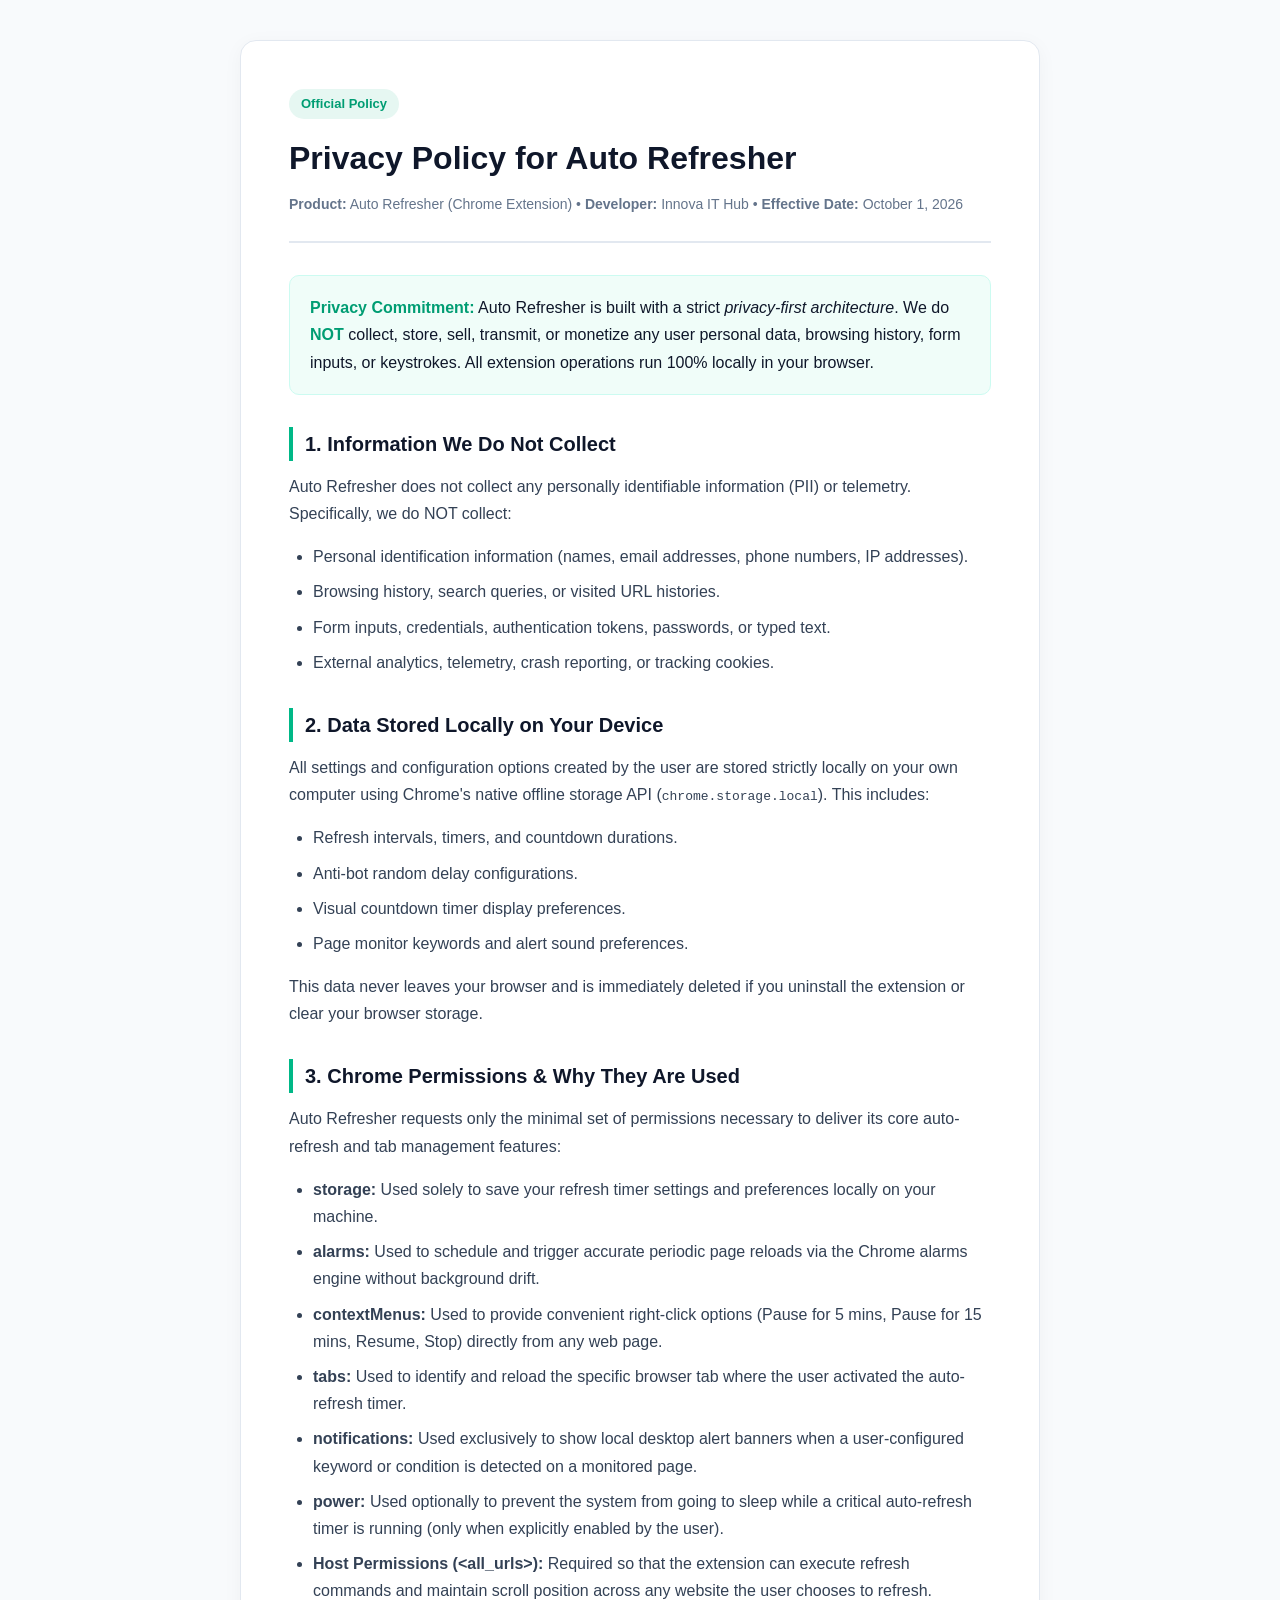
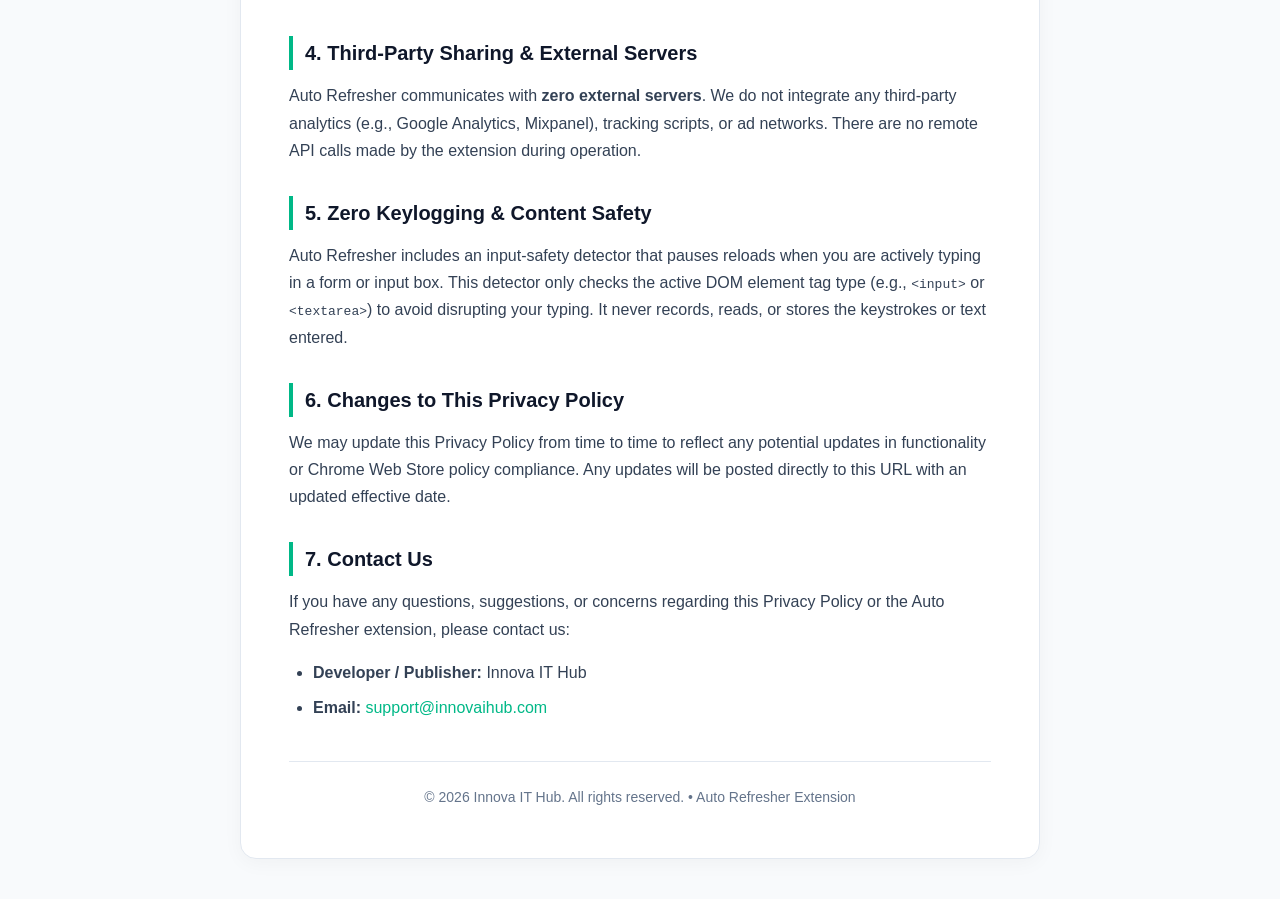
<file: privacy-policy.html>
<!DOCTYPE html>
<html lang="en">
<head>
  <meta charset="UTF-8" />
  <meta name="viewport" content="width=device-width, initial-scale=1.0" />
  <title>Privacy Policy - Auto Refresher Extension</title>
  <style>
    :root {
      --primary: #00b887;
      --primary-dark: #009d73;
      --bg: #f8fafc;
      --card-bg: #ffffff;
      --text: #0f172a;
      --text-muted: #64748b;
      --border: #e2e8f0;
    }
    * {
      box-sizing: border-box;
      margin: 0;
      padding: 0;
    }
    body {
      font-family: -apple-system, BlinkMacSystemFont, 'Segoe UI', Roboto, Helvetica, Arial, sans-serif;
      background-color: var(--bg);
      color: var(--text);
      line-height: 1.7;
      padding: 40px 20px;
    }
    .container {
      max-width: 800px;
      margin: 0 auto;
      background: var(--card-bg);
      padding: 48px;
      border-radius: 16px;
      border: 1px solid var(--border);
      box-shadow: 0 4px 20px rgba(0, 0, 0, 0.04);
    }
    .header {
      border-bottom: 2px solid var(--border);
      padding-bottom: 24px;
      margin-bottom: 32px;
    }
    .badge {
      display: inline-block;
      background: #e6f7f2;
      color: var(--primary-dark);
      font-size: 13px;
      font-weight: 700;
      padding: 4px 12px;
      border-radius: 9999px;
      margin-bottom: 12px;
    }
    h1 {
      font-size: 32px;
      font-weight: 800;
      color: var(--text);
      margin-bottom: 8px;
    }
    .meta {
      color: var(--text-muted);
      font-size: 14px;
    }
    h2 {
      font-size: 20px;
      font-weight: 700;
      color: var(--text);
      margin-top: 32px;
      margin-bottom: 12px;
      border-left: 4px solid var(--primary);
      padding-left: 12px;
    }
    p {
      margin-bottom: 16px;
      color: #334155;
    }
    ul {
      margin-bottom: 16px;
      padding-left: 24px;
      color: #334155;
    }
    li {
      margin-bottom: 8px;
    }
    .highlight-box {
      background: #f0fdf9;
      border: 1px solid #ccfbf1;
      border-radius: 10px;
      padding: 18px 20px;
      margin: 20px 0;
    }
    .highlight-box strong {
      color: var(--primary-dark);
    }
    .footer {
      border-top: 1px solid var(--border);
      margin-top: 40px;
      padding-top: 24px;
      font-size: 14px;
      color: var(--text-muted);
      text-align: center;
    }
    a {
      color: var(--primary);
      text-decoration: none;
    }
    a:hover {
      text-decoration: underline;
    }
  </style>
</head>
<body>
  <div class="container">
    <div class="header">
      <span class="badge">Official Policy</span>
      <h1>Privacy Policy for Auto Refresher</h1>
      <div class="meta">
        <strong>Product:</strong> Auto Refresher (Chrome Extension) &bull; 
        <strong>Developer:</strong> Innova IT Hub &bull; 
        <strong>Effective Date:</strong> October 1, 2026
      </div>
    </div>

    <div class="highlight-box">
      <strong>Privacy Commitment:</strong> Auto Refresher is built with a strict <em>privacy-first architecture</em>. We do <strong>NOT</strong> collect, store, sell, transmit, or monetize any user personal data, browsing history, form inputs, or keystrokes. All extension operations run 100% locally in your browser.
    </div>

    <h2>1. Information We Do Not Collect</h2>
    <p>Auto Refresher does not collect any personally identifiable information (PII) or telemetry. Specifically, we do NOT collect:</p>
    <ul>
      <li>Personal identification information (names, email addresses, phone numbers, IP addresses).</li>
      <li>Browsing history, search queries, or visited URL histories.</li>
      <li>Form inputs, credentials, authentication tokens, passwords, or typed text.</li>
      <li>External analytics, telemetry, crash reporting, or tracking cookies.</li>
    </ul>

    <h2>2. Data Stored Locally on Your Device</h2>
    <p>All settings and configuration options created by the user are stored strictly locally on your own computer using Chrome's native offline storage API (<code>chrome.storage.local</code>). This includes:</p>
    <ul>
      <li>Refresh intervals, timers, and countdown durations.</li>
      <li>Anti-bot random delay configurations.</li>
      <li>Visual countdown timer display preferences.</li>
      <li>Page monitor keywords and alert sound preferences.</li>
    </ul>
    <p>This data never leaves your browser and is immediately deleted if you uninstall the extension or clear your browser storage.</p>

    <h2>3. Chrome Permissions & Why They Are Used</h2>
    <p>Auto Refresher requests only the minimal set of permissions necessary to deliver its core auto-refresh and tab management features:</p>
    <ul>
      <li><strong>storage:</strong> Used solely to save your refresh timer settings and preferences locally on your machine.</li>
      <li><strong>alarms:</strong> Used to schedule and trigger accurate periodic page reloads via the Chrome alarms engine without background drift.</li>
      <li><strong>contextMenus:</strong> Used to provide convenient right-click options (Pause for 5 mins, Pause for 15 mins, Resume, Stop) directly from any web page.</li>
      <li><strong>tabs:</strong> Used to identify and reload the specific browser tab where the user activated the auto-refresh timer.</li>
      <li><strong>notifications:</strong> Used exclusively to show local desktop alert banners when a user-configured keyword or condition is detected on a monitored page.</li>
      <li><strong>power:</strong> Used optionally to prevent the system from going to sleep while a critical auto-refresh timer is running (only when explicitly enabled by the user).</li>
      <li><strong>Host Permissions (&lt;all_urls&gt;):</strong> Required so that the extension can execute refresh commands and maintain scroll position across any website the user chooses to refresh.</li>
    </ul>

    <h2>4. Third-Party Sharing & External Servers</h2>
    <p>Auto Refresher communicates with <strong>zero external servers</strong>. We do not integrate any third-party analytics (e.g., Google Analytics, Mixpanel), tracking scripts, or ad networks. There are no remote API calls made by the extension during operation.</p>

    <h2>5. Zero Keylogging & Content Safety</h2>
    <p>Auto Refresher includes an input-safety detector that pauses reloads when you are actively typing in a form or input box. This detector only checks the active DOM element tag type (e.g., <code>&lt;input&gt;</code> or <code>&lt;textarea&gt;</code>) to avoid disrupting your typing. It never records, reads, or stores the keystrokes or text entered.</p>

    <h2>6. Changes to This Privacy Policy</h2>
    <p>We may update this Privacy Policy from time to time to reflect any potential updates in functionality or Chrome Web Store policy compliance. Any updates will be posted directly to this URL with an updated effective date.</p>

    <h2>7. Contact Us</h2>
    <p>If you have any questions, suggestions, or concerns regarding this Privacy Policy or the Auto Refresher extension, please contact us:</p>
    <ul>
      <li><strong>Developer / Publisher:</strong> Innova IT Hub</li>
      <li><strong>Email:</strong> <a href="mailto:support@innovaihub.com">support@innovaihub.com</a></li>
    </ul>

    <div class="footer">
      &copy; 2026 Innova IT Hub. All rights reserved. &bull; Auto Refresher Extension
    </div>
  </div>
</body>
</html>
</file>
